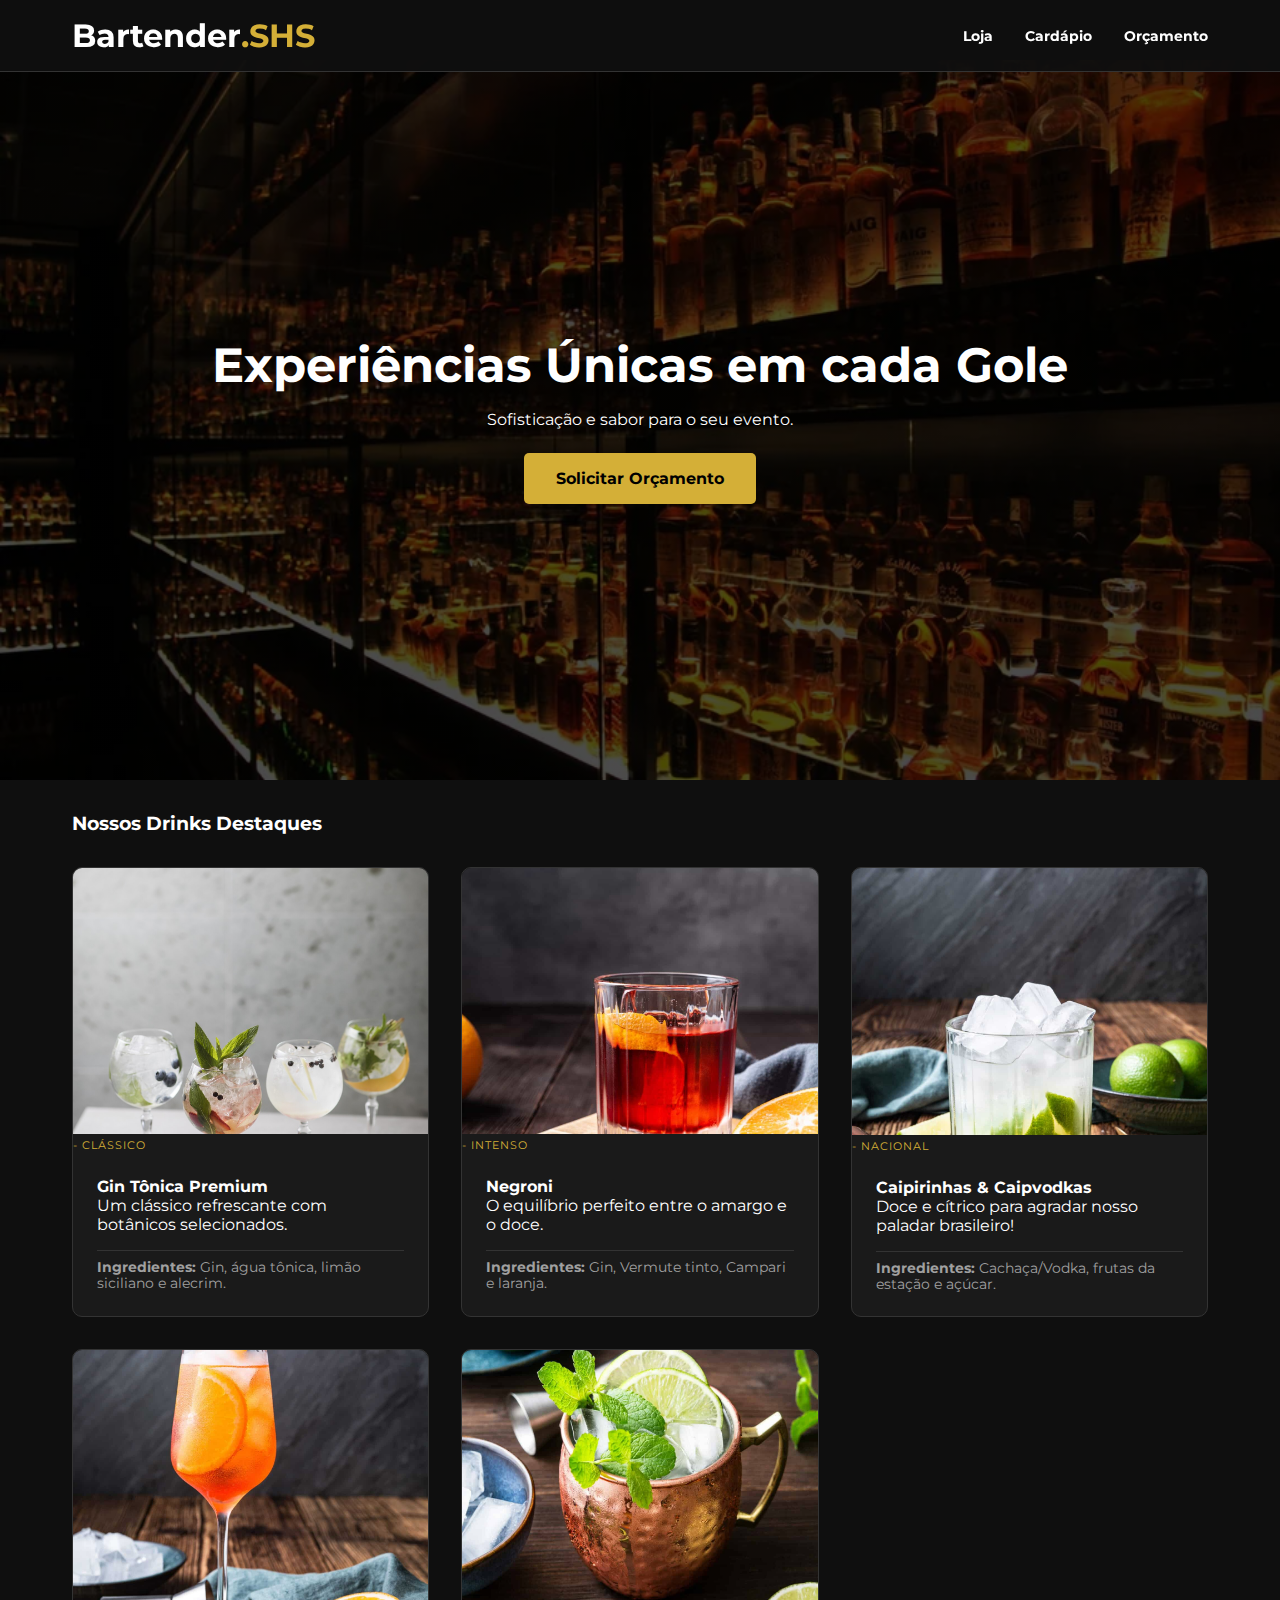
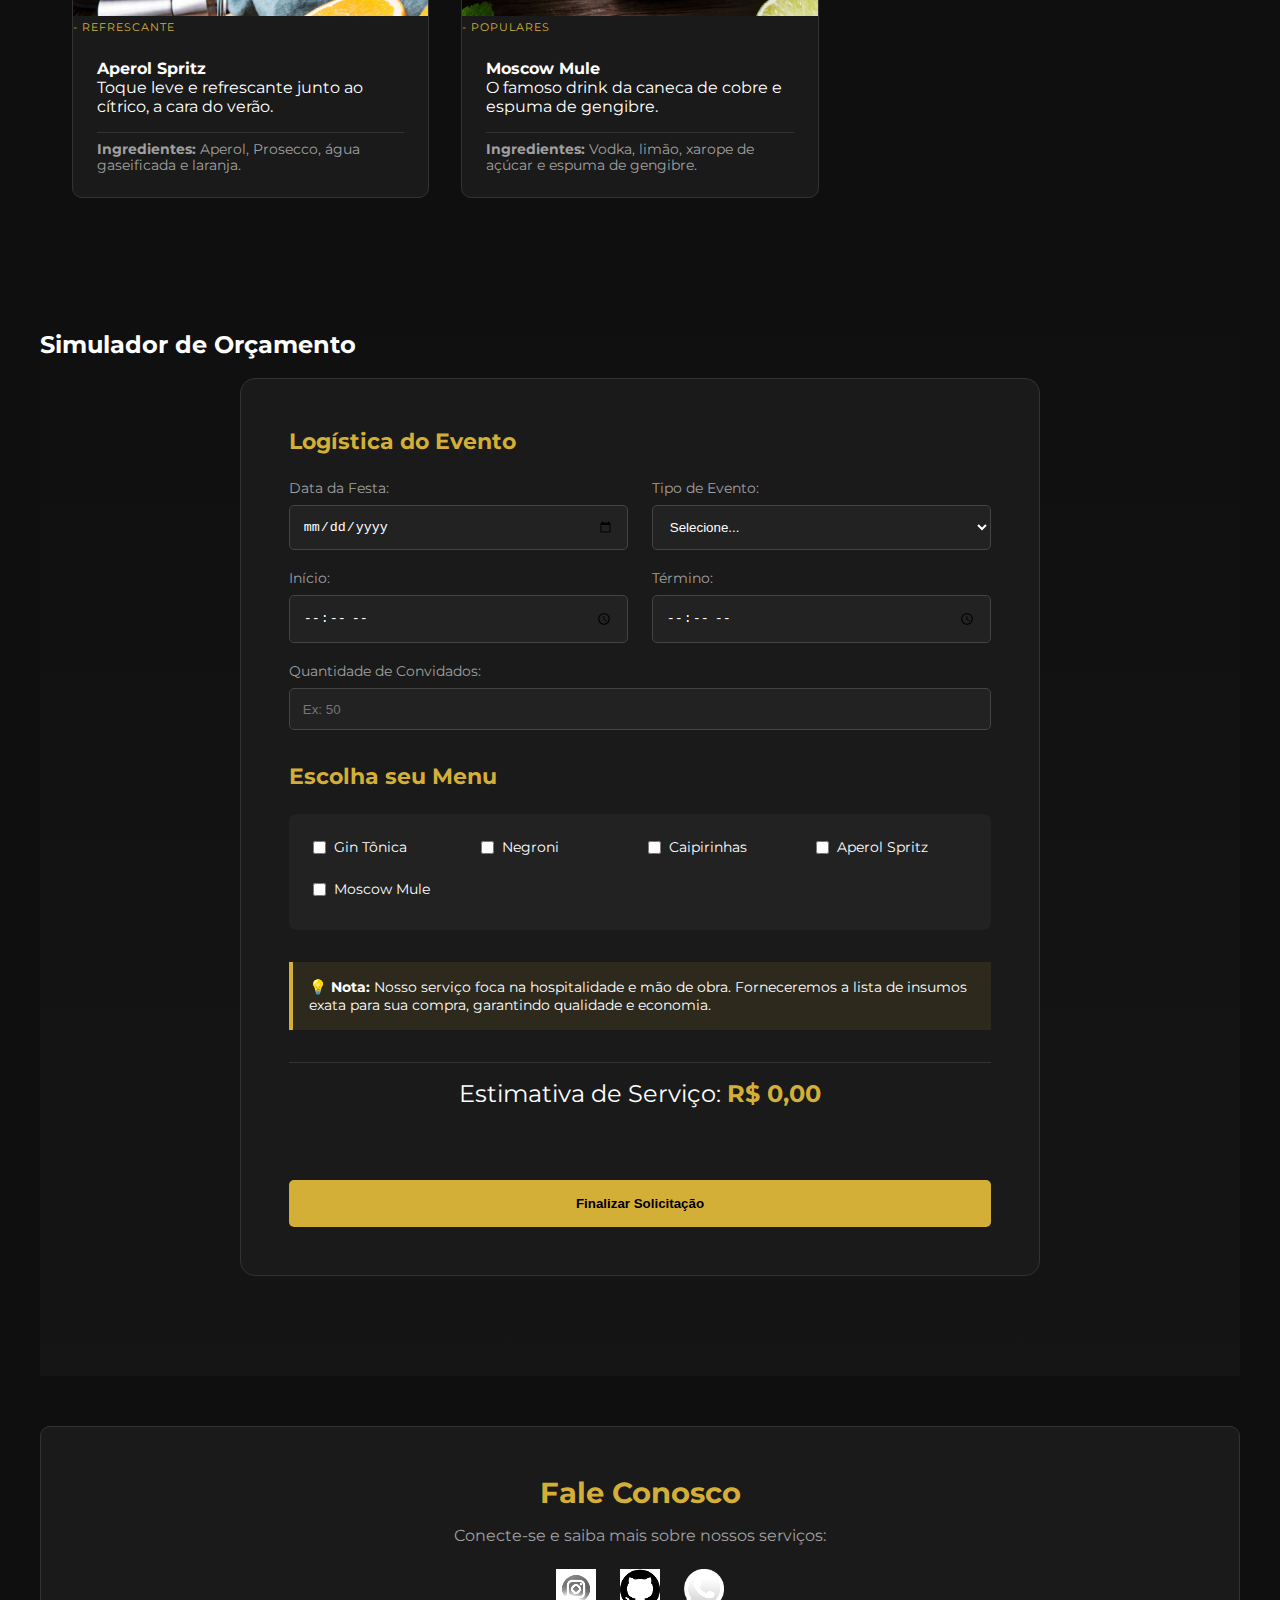
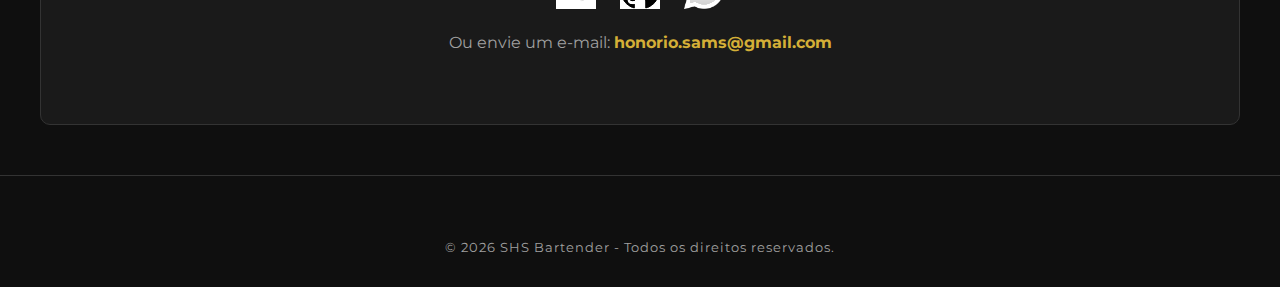
<file: index.html>
<!DOCTYPE html>
<html lang="pt-br">

<head>
    <meta charset="UTF-8">
    <meta name="viewport" content="width=device-width, initial-scale=1.0">
    <meta name="author" content="Samuel Honório da Silva">
    <title>Bartender.SHS | Eventos, Kits de Drinks Premium e Insumos Artesanais</title>
    <meta name="description" content="Leve a experiência do bar para sua casa. Kits completos de Moscow Mule, Gin Tônica e xaropes artesanais.">
    <link
        href="https://fonts.googleapis.com/css2?family=Montserrat:wght@300;400;700&family=Playfair+Display:wght@700&display=swap"
        rel="stylesheet">
    <link rel="stylesheet" href="styles.css">
</head>

<body>
    <header>
        <div class="container">
            <a href="index.html" style="text-decoration: none; color: inherit;">
            <h1>Bartender<span>.SHS</span></h1>
            </a>
            <nav>
                <ul>
                    <li><a href="loja.html">Loja</a></li>
                    <li><a href="#cardapio">Cardápio</a></li>
                    <li><a href="#orcamento">Orçamento</a></li>
                </ul>
            </nav>
        </div>
    </header>

    <main>
        <section id="home" class="hero">
            <div class="slideshow-background">
                <img src="assets/hero-bg-1.jpg" alt="Background 1" class="active">
                <img src="assets/hero-bg-2.jpg" alt="Background 2">
                <img src="assets/hero-bg-3.jpg" alt="Background 3">
            </div>
            <div class="hero-content reveal visible">
                <h2>Experiências Únicas em cada Gole</h2>
                <p>Sofisticação e sabor para o seu evento.</p>
                <a href="#orcamento" class="btn-cta">Solicitar Orçamento</a>
            </div>
        </section>

        <section id="cardapio" class="container reveal">
            <h3>Nossos Drinks Destaques</h3>
            <div class="grid-drinks">

                <article class="drink-card reveal">
                    <div class="drink-image">
                        <img src="assets/GinTonica.jpeg" alt="Gin Tônica">
                        <span class="categoria-tag"> - Clássico
                        </span>
                    </div>
                    <div class="drink-info">
                        <h4>Gin Tônica Premium</h4>
                        <p>Um clássico refrescante com botânicos selecionados.</p>
                        <div class="ingredientes">
                            <strong>Ingredientes:</strong> Gin, água tônica, limão siciliano e alecrim.
                        </div>
                    </div>
                </article>

                <article class="drink-card reveal">
                    <div class="drink-image">
                        <img src="assets/Negroni.jpg" alt="Negroni">
                        <span class="categoria-tag"> - Intenso
                        </span>
                    </div>
                    <div class="drink-info">
                        <h4>Negroni</h4>
                        <p>O equilíbrio perfeito entre o amargo e o doce.</p>
                        <div class="ingredientes">
                            <strong>Ingredientes:</strong> Gin, Vermute tinto, Campari e laranja.
                        </div>
                    </div>
                </article>

                <article class="drink-card reveal">
                    <div class="drink-image">
                        <img src="assets/Caip.jpg" alt="Caipirinha">
                        <span class="categoria-tag"> - Nacional
                        </span>
                    </div>
                    <div class="drink-info">
                        <h4>Caipirinhas & Caipvodkas</h4>
                        <p>Doce e cítrico para agradar nosso paladar brasileiro!</p>
                        <div class="ingredientes">
                            <strong>Ingredientes:</strong> Cachaça/Vodka, frutas da estação e açúcar.
                        </div>
                    </div>
                </article>

                <article class="drink-card reveal">
                    <div class="drink-image">
                        <img src="assets/AperolSpritz.jpg" alt="Aperol Spritz">
                        <span class="categoria-tag"> - Refrescante
                        </span>
                    </div>
                    <div class="drink-info">
                        <h4>Aperol Spritz</h4>
                        <p>Toque leve e refrescante junto ao cítrico, a cara do verão.</p>
                        <div class="ingredientes">
                            <strong>Ingredientes:</strong> Aperol, Prosecco, água gaseificada e laranja.
                        </div>
                    </div>
                </article>

                <article class="drink-card reveal">
                    <div class="drink-image">
                        <img src="assets/MoscowMule.jpg" alt="Moscow Mule">
                        <span class="categoria-tag"> - Populares
                        </span>
                    </div>
                    <div class="drink-info">
                        <h4>Moscow Mule</h4>
                        <p>O famoso drink da caneca de cobre e espuma de gengibre.</p>
                        <div class="ingredientes">
                            <strong>Ingredientes:</strong> Vodka, limão, xarope de açúcar e espuma de gengibre.
                        </div>
                    </div>
                </article>

            </div>
        </section>

        <section id="orcamento" class="container reveal">
            <h2>Simulador de Orçamento</h2>
            <br>
            <form id="form-orcamento">

                <fieldset>
                    <legend>Logística do Evento</legend>
                    <div class="input-group-row">
                        <div class="input-field">
                            <label for="data-evento">Data da Festa:</label>
                            <input type="date" id="data-evento" name="data-evento" required>
                        </div>
                        <div class="input-field">
                            <label for="tipo-evento">Tipo de Evento:</label>
                            <select id="tipo-evento" name="tipo-evento" required>
                                <option value="">Selecione...</option>
                                <option value="1.0">Aniversário</option>
                                <option value="1.2">Casamento</option>
                                <option value="1.5">Corporativo</option>
                            </select>
                        </div>
                    </div>

                    <div class="input-group-row">
                        <div class="input-field">
                            <label for="hora-inicio">Início:</label>
                            <input type="time" id="hora-inicio" name="hora-inicio" required>
                        </div>
                        <div class="input-field">
                            <label for="hora-fim">Término:</label>
                            <input type="time" id="hora-fim" name="hora-fim" required>
                        </div>
                    </div>

                    <div class="input-field">
                        <label for="convidados">Quantidade de Convidados:</label>
                        <input type="number" id="convidados" name="convidados" min="10" placeholder="Ex: 50" required>
                    </div>
                </fieldset>

                <fieldset>
                    <legend>Escolha seu Menu</legend>
                    <div class="checkbox-group">
                        <label><input type="checkbox" name="drinks" value="gin"> Gin Tônica</label>
                        <label><input type="checkbox" name="drinks" value="negroni"> Negroni</label>
                        <label><input type="checkbox" name="drinks" value="caipirinha"> Caipirinhas</label>
                        <label><input type="checkbox" name="drinks" value="aperol"> Aperol Spritz</label>
                        <label><input type="checkbox" name="drinks" value="moscow"> Moscow Mule</label>
                    </div>
                </fieldset>

                <div class="info-insumos">
                    <p><strong>💡 Nota:</strong> Nosso serviço foca na hospitalidade e mão de obra. Forneceremos a lista
                        de insumos exata para sua compra, garantindo qualidade e economia.</p>
                </div>

                <div id="resultado-preview">
                    <p>Estimativa de Serviço: <span id="valor-total">R$ 0,00</span></p>
                </div>

                <button type="submit" class="btn-cta" style="width: 100%; border: none; cursor: pointer;">Finalizar
                    Solicitação</button>
            </form>
        </section>
    </main>

    <div id="modal-login" class="modal">
        <div class="modal-content">
            <span class="close-button">&times;</span>
            <h3>Identificação</h3>
            <p>Preencha os dados para receber o orçamento detalhado.</p>
            <form id="form-login">
                <div class="input-group">
                    <label for="nome">Nome:</label>
                    <input type="text" id="nome" required>
                </div>
                <div class="input-group">
                    <label for="email">E-mail:</label>
                    <input type="email" id="email" required>
                </div>
                <div class="input-group">
                    <label for="telefone">WhatsApp:</label>
                    <input type="tel" id="telefone" required>
                </div>
                <button type="submit" class="btn-enviar"
                    style="margin-top: 1rem; width: 100%; background: var(--cor-gold); padding: 10px; border: none; font-weight: bold; cursor: pointer;">Enviar
                    Orçamento</button>
            </form>
        </div>
    </div>

    <section id="contato" class="container reveal">
        <div class="contato-content">
            <h3>Fale Conosco</h3>
            <p>Conecte-se e saiba mais sobre nossos serviços:</p>
            <div class="social-links">
                <a href="https://www.instagram.com/sam.hsilva" target="_blank" rel="noopener noreferrer"
                    aria-label="Instagram">
                    <img src="assets/instagram-icon.jpg" alt="Instagram">
                </a>
                <a href="https://github.com/honorio-samuel" target="_blank" rel="noopener noreferrer"
                    aria-label="GitHub">
                    <img src="assets/github-icon.png" alt="GitHub">
                </a>
                <a href="https://wa.me/5532991263807?text=Olá%20Bartender!%20Gostaria%20de%20pedir%20um%20kit." target="_blank"
                    class="whatsapp-link">
                    <img src="assets/logo-whatsapp.png" alt="Logo Bartender.SHS" class="mini-logo">
                    
                </a>
            </div>
            <p class="email-contato">Ou envie um e-mail: <a
                    href="mailto:seu.email@exemplo.com">honorio.sams@gmail.com</a></p>
        </div>
    </section>

    <footer>
        <p>&copy; 2026 SHS Bartender - Todos os direitos reservados.</p>
    </footer>

    <script src="scripts.js"></script>
</body>

</html>
</file>
<file: styles.css>
/* 1. VARIÁVEIS DE DESIGN */
:root {
    --bg-dark: #0f0f0f;
    /* Fundo principal */
    --bg-card: #1a1a1a;
    /* Fundo dos cards e formulário */
    --cor-gold: #d4af37;
    /* Dourado para detalhes e botões */
    --cor-text: #ffffff;
    /* Texto principal */
    --cor-text-muted: #a0a0a0;
    /* Textos secundários (ingredientes) */
    --font-primary: 'Montserrat', sans-serif;
}

/* 2. RESET BÁSICO */
* {
    margin: 0;
    padding: 0;
    box-sizing: border-box;
    scroll-behavior: smooth;
    /* Deixa o deslizar do menu suave */
}

body {
    background-color: var(--bg-dark);
    color: var(--cor-text);
    font-family: var(--font-primary);
    overflow-x: hidden;
}

.container {
    max-width: 1200px;
    margin: 0 auto;
    padding: 2rem;
}

img {
    max-width: 100%;
    display: block;
}

header {
    background-color: rgba(15, 15, 15, 0.95);
    padding: 1rem 0;
    position: fixed;
    /* Fixa o topo ao rolar a página */
    width: 100%;
    top: 0;
    z-index: 1000;
    border-bottom: 1px solid #333;
}

header .container {
    display: flex;
    justify-content: space-between;
    align-items: center;
    padding: 0 2rem;
}

h1 span {
    color: var(--cor-gold);
}

nav ul {
    display: flex;
    list-style: none;
    gap: 2rem;
}

nav a {
    text-decoration: none;
    color: var(--cor-text);
    font-weight: bold;
    font-size: 0.9rem;
    transition: 0.3s;
}

nav a:hover {
    color: var(--cor-gold);
}

.hero {
    height: 80vh;
    display: flex;
    align-items: center;
    justify-content: center;
    text-align: center;
    background: linear-gradient(rgba(0, 0, 0, 0.7), rgba(0, 0, 0, 0.7));
    /* Escurece o slideshow */
    position: relative;
    /* Importante para posicionar o slideshow */
    margin-top: 60px;
    /* Compensa o header fixo */
    overflow: hidden;
    /* Garante que o slideshow não cause scroll desnecessário */
}

.hero h2 {
    font-size: 3rem;
    margin-bottom: 1rem;
}

/* Estilo para o Slideshow de Fundo */
.slideshow-background {
    position: absolute;
    top: 0;
    left: 0;
    width: 100%;
    height: 100%;
    overflow: hidden;
    /* Garante que as imagens não transbordem */
    z-index: -1;
    /* Fica atrás do conteúdo */
}

.slideshow-background img {
    position: absolute;
    width: 100%;
    height: 100%;
    object-fit: cover;
    /* Preenche o espaço, cortando as bordas */
    opacity: 0;
    /* Esconde todas as imagens por padrão */
    transition: opacity 1.5s ease-in-out;
    /* Transição suave */
}

.slideshow-background img.active {
    opacity: 1;
    /* A imagem ativa fica visível */
}

.btn-cta {
    display: inline-block;
    background-color: var(--cor-gold);
    color: #000;
    padding: 1rem 2rem;
    text-decoration: none;
    font-weight: bold;
    border-radius: 5px;
    margin-top: 1.5rem;
    transition: 0.3s transform;
}

.btn-cta:hover {
    transform: scale(1.05);
}

.grid-drinks {
    display: grid;
    grid-template-columns: repeat(auto-fit, minmax(280px, 1fr));
    gap: 2rem;
    margin-top: 2rem;
}

.drink-card {
    background-color: var(--bg-card);
    border-radius: 10px;
    overflow: hidden;
    transition: 0.3s;
    border: 1px solid #333;
}

.drink-card:hover {
    border-color: var(--cor-gold);
}

.drink-image img {
    width: 100%;
    aspect-ratio: 4 / 3;
    /* Todas as fotos terão a mesma proporção */
    object-fit: cover;
    /* Corta o excesso sem esticar */
}

.drink-info {
    padding: 1.5rem;
}

.categoria-tag {
    font-size: 0.7rem;
    color: var(--cor-gold);
    text-transform: uppercase;
    letter-spacing: 1px;
}

.ingredientes {
    margin-top: 1rem;
    font-size: 0.85rem;
    color: var(--cor-text-muted);
    border-top: 1px solid #333;
    padding-top: 0.5rem;
}

#orcamento {
    padding: 100px 0;
    background: linear-gradient(to bottom, var(--bg-dark), #151515);
}

#form-orcamento {
    background-color: var(--bg-card);
    padding: 3rem;
    border-radius: 15px;
    border: 1px solid #333;
    max-width: 800px;
    margin: 0 auto;
}

fieldset {
    border: none;
    margin-bottom: 2rem;
}

legend {
    color: var(--cor-gold);
    font-size: 1.4rem;
    font-weight: bold;
    margin-bottom: 1.5rem;
    display: block;
}

.input-group-row {
    display: flex;
    gap: 1.5rem;
    margin-bottom: 1.2rem;
}

.input-field {
    flex: 1;
    display: flex;
    flex-direction: column;
}

label {
    margin-bottom: 0.5rem;
    font-size: 0.9rem;
    color: var(--cor-text-muted);
}

input[type="text"],
input[type="number"],
input[type="date"],
input[type="time"],
input[type="email"],
input[type="tel"],
select {
    background-color: #222;
    border: 1px solid #444;
    padding: 0.8rem;
    color: white;
    border-radius: 5px;
    outline: none;
    transition: 0.3s;
}

input:focus,
select:focus {
    border-color: var(--cor-gold);
}

/* Estilização dos Checkboxes */
.checkbox-group {
    display: grid;
    grid-template-columns: repeat(auto-fit, minmax(150px, 1fr));
    gap: 1rem;
    background: #222;
    padding: 1.5rem;
    border-radius: 8px;
}

.checkbox-group label {
    display: flex;
    align-items: center;
    gap: 0.5rem;
    color: var(--cor-text);
    cursor: pointer;
}

/* Box de Insumos e Resultado */
.info-insumos {
    background-color: rgba(212, 175, 55, 0.1);
    border-left: 4px solid var(--cor-gold);
    padding: 1rem;
    margin: 2rem 0;
    font-size: 0.9rem;
}

#resultado-preview {
    text-align: center;
    font-size: 1.5rem;
    margin-bottom: 2rem;
    padding: 1rem;
    border-top: 1px solid #333;
}

#valor-total {
    color: var(--cor-gold);
    font-weight: bold;
}

.modal {
    display: none;
    /* Escondido inicialmente */
    position: fixed;
    z-index: 2000;
    left: 0;
    top: 0;
    width: 100%;
    height: 100%;
    background-color: rgba(0, 0, 0, 0.9);
    /* Fundo escurecido */
    align-items: center;
    justify-content: center;
}

.modal-content {
    background-color: var(--bg-card);
    padding: 3rem;
    border-radius: 15px;
    width: 90%;
    max-width: 500px;
    position: relative;
    border: 1px solid var(--cor-gold);
}

.close-button {
    position: absolute;
    right: 20px;
    top: 15px;
    font-size: 2rem;
    cursor: pointer;
    color: var(--cor-text-muted);
}

.close-button:hover {
    color: var(--cor-gold);
}

#contato {
    background-color: var(--bg-card);
    /* Mesma cor dos cards para manter a harmonia */
    padding: 3rem 2rem;
    text-align: center;
    border-radius: 10px;
    margin-top: 50px;
    /* Espaçamento do conteúdo acima */
    border: 1px solid #333;
}

#contato h3 {
    color: var(--cor-gold);
    font-size: 1.8rem;
    margin-bottom: 1rem;
}

#contato p {
    color: var(--cor-text-muted);
    margin-bottom: 1.5rem;
}

.social-links {
    display: flex;
    justify-content: center;
    gap: 1.5rem;
    margin-bottom: 1.5rem;
}

.social-links a {
    display: inline-block;
    /* Para garantir que o ícone se comporte bem */
    width: 40px;
    /* Tamanho dos ícones */
    height: 40px;
    transition: transform 0.3s ease;
}

.social-links a:hover {
    transform: translateY(-5px) scale(1.1);
    /* Efeito ao passar o mouse */
}

.social-links img {
    width: 100%;
    height: 100%;
    object-fit: contain;
    /* Garante que o ícone não seja cortado */
    filter: grayscale(100%) brightness(150%);
    /* Deixa o ícone cinza claro */
    transition: filter 0.3s ease;
}

.social-links a:hover img {
    filter: grayscale(0%) brightness(100%);
    /* Cor original ao passar o mouse */
}

.email-contato a {
    color: var(--cor-gold);
    text-decoration: none;
    font-weight: bold;
}

.email-contato a:hover {
    text-decoration: underline;
}

/* Responsividade para Contato */
@media (max-width: 768px) {
    #contato {
        padding: 2rem 1rem;
    }

    #contato h3 {
        font-size: 1.5rem;
    }
}

footer {
    padding: 4rem 0 2rem;
    text-align: center;
    border-top: 1px solid #333;
    margin-top: 50px;
}

footer p {
    color: var(--cor-text-muted);
    font-size: 0.8rem;
    letter-spacing: 1px;
}
</file>
